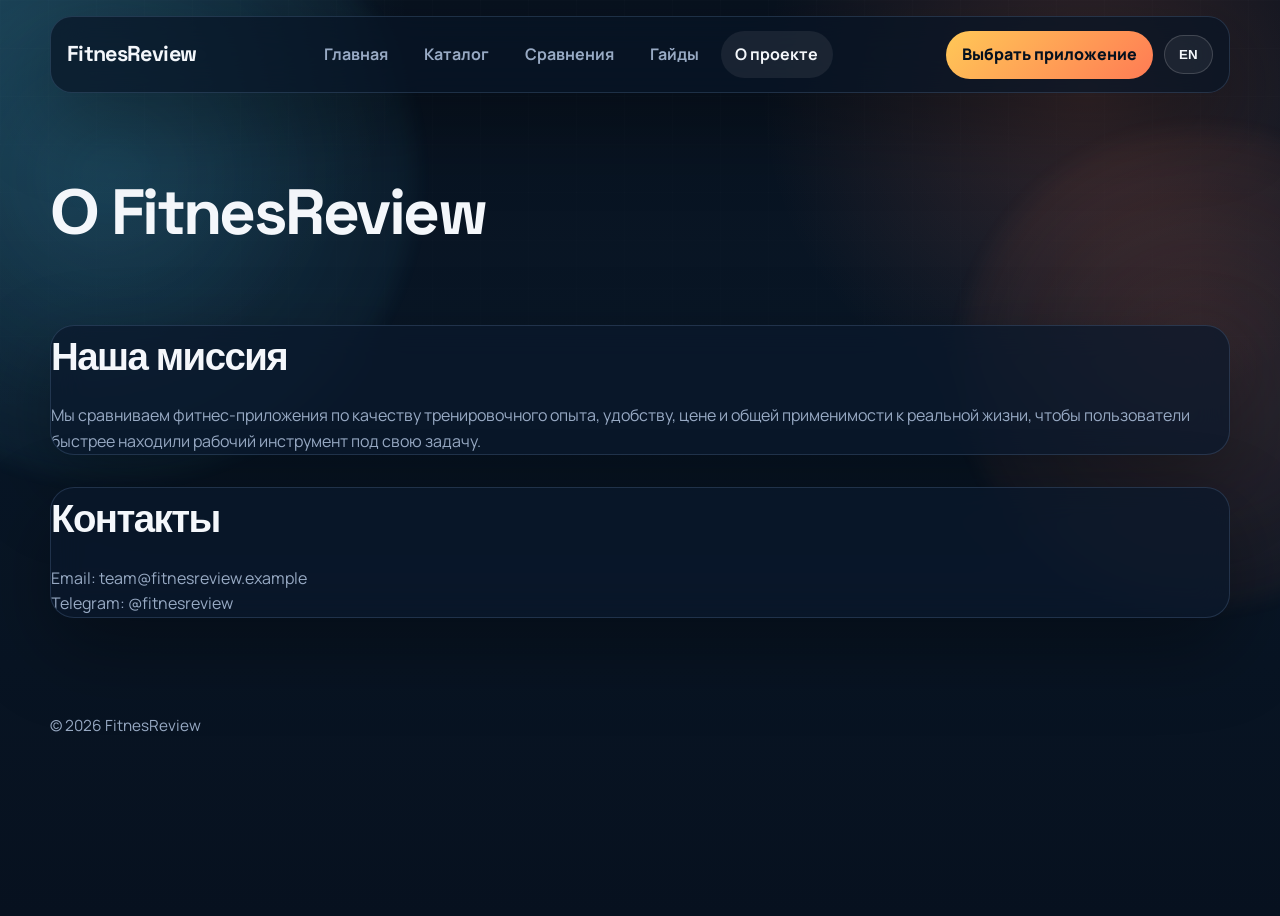
<file: about.html>
<!doctype html>
<html lang="ru">
  <head>
    <meta charset="UTF-8" />
    <meta name="viewport" content="width=device-width, initial-scale=1.0" />
    <title>О проекте - FitnesReview</title>
    <link rel="preconnect" href="https://fonts.googleapis.com" />
    <link rel="preconnect" href="https://fonts.gstatic.com" crossorigin />
    <link
      href="https://fonts.googleapis.com/css2?family=Manrope:wght@400;500;600;700;800&family=Space+Grotesk:wght@500;700&display=swap"
      rel="stylesheet"
    />
    <link rel="stylesheet" href="styles.css" />
  </head>
  <body data-page="about">
    <div class="site-bg" aria-hidden="true">
      <span class="bg-orb bg-orb-1"></span>
      <span class="bg-orb bg-orb-2"></span>
      <span class="bg-grid"></span>
    </div>

    <header class="sub-hero">
      <nav class="top-nav container">
        <a href="index.html" class="brand">FitnesReview</a>
        <div class="nav-links">
          <a data-page="home" data-i18n="nav.home" href="index.html">Главная</a>
          <a data-page="apps" data-i18n="nav.catalog" href="apps.html">Каталог</a>
          <a data-page="compare" data-i18n="nav.compare" href="compare.html">Сравнения</a>
          <a data-page="guides" data-i18n="nav.guides" href="guides.html">Гайды</a>
          <a data-page="about" data-i18n="nav.about" href="about.html">О проекте</a>
        </div>
        <div class="nav-actions">
          <a class="nav-cta" data-i18n="nav.cta" href="apps.html">Выбрать приложение</a>
          <button id="langToggle" class="lang-toggle" type="button">EN</button>
        </div>
      </nav>
      <div class="container sub-hero-content">
        <h1 data-i18n="about.title">О FitnesReview</h1>
      </div>
    </header>

    <main class="container space-y">
      <section class="info-panel">
        <h2 data-i18n="about.missionTitle">Наша миссия</h2>
        <p data-i18n="about.missionText">
          Мы сравниваем фитнес-приложения по качеству тренировочного опыта, удобству, цене и общей применимости к реальной жизни, чтобы пользователи быстрее находили рабочий инструмент под свою задачу.
        </p>
      </section>
      <section class="info-panel">
        <h2 data-i18n="about.contactTitle">Контакты</h2>
        <p>Email: team@fitnesreview.example</p>
        <p>Telegram: @fitnesreview</p>
      </section>
    </main>

    <footer class="footer"><div class="container"><p>© 2026 FitnesReview</p></div></footer>
    <script src="data.js"></script>
    <script src="script.js"></script>
  </body>
</html>
</file>
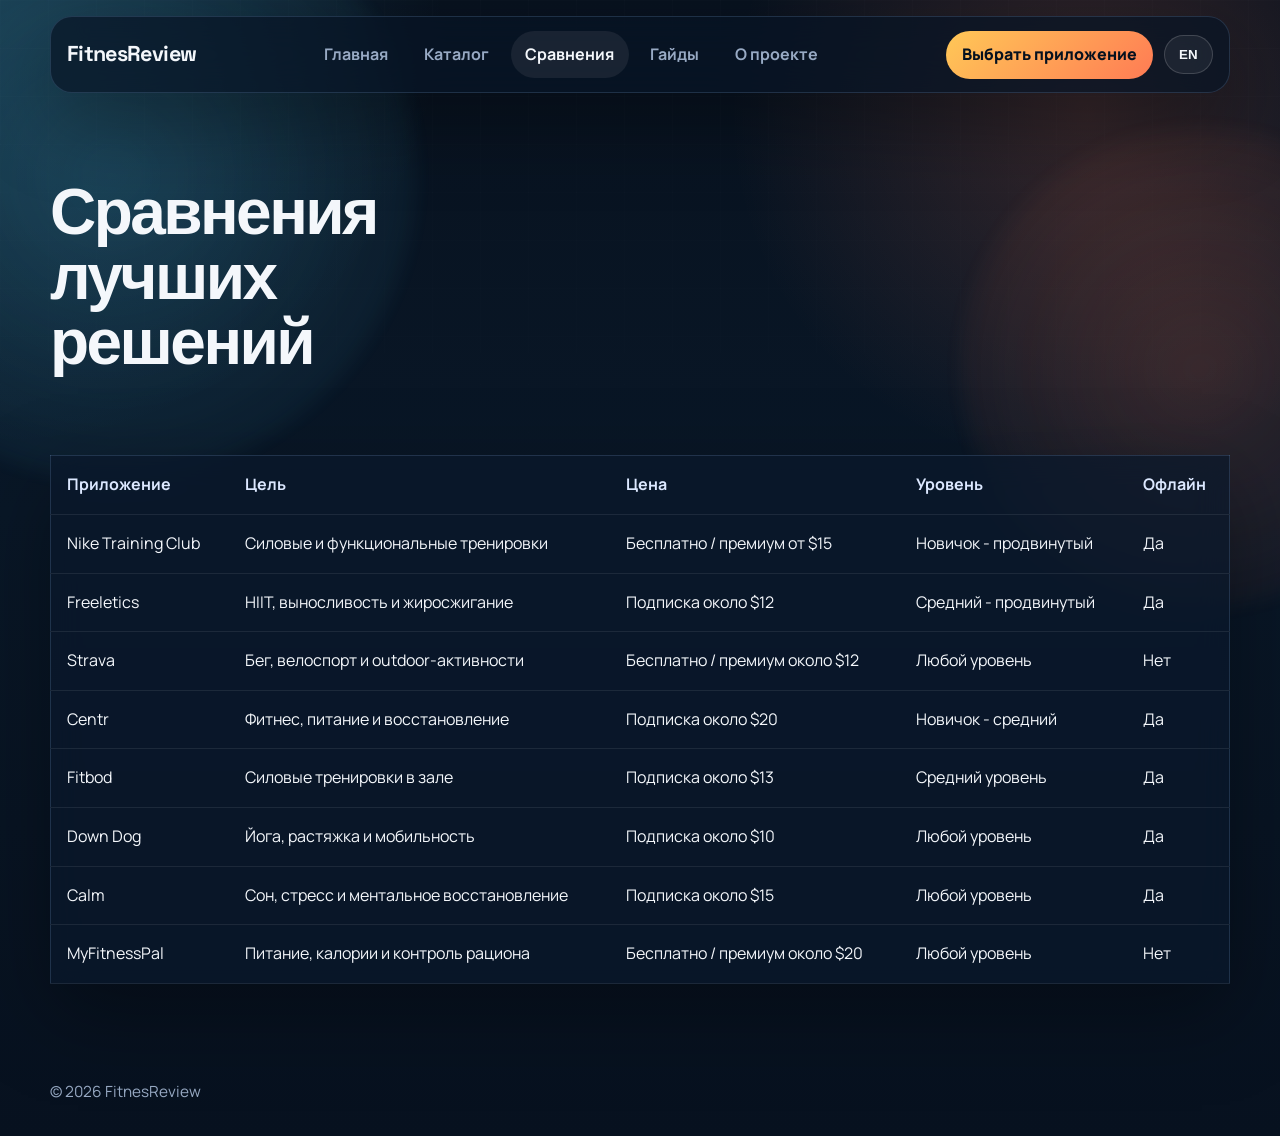
<file: compare.html>
<!doctype html>
<html lang="ru">
  <head>
    <meta charset="UTF-8" />
    <meta name="viewport" content="width=device-width, initial-scale=1.0" />
    <title>Сравнения - FitnesReview</title>
    <link rel="preconnect" href="https://fonts.googleapis.com" />
    <link rel="preconnect" href="https://fonts.gstatic.com" crossorigin />
    <link
      href="https://fonts.googleapis.com/css2?family=Manrope:wght@400;500;600;700;800&family=Space+Grotesk:wght@500;700&display=swap"
      rel="stylesheet"
    />
    <link rel="stylesheet" href="styles.css" />
  </head>
  <body data-page="compare">
    <div class="site-bg" aria-hidden="true">
      <span class="bg-orb bg-orb-1"></span>
      <span class="bg-orb bg-orb-2"></span>
      <span class="bg-grid"></span>
    </div>

    <header class="sub-hero">
      <nav class="top-nav container">
        <a href="index.html" class="brand">FitnesReview</a>
        <div class="nav-links">
          <a data-page="home" data-i18n="nav.home" href="index.html">Главная</a>
          <a data-page="apps" data-i18n="nav.catalog" href="apps.html">Каталог</a>
          <a data-page="compare" data-i18n="nav.compare" href="compare.html">Сравнения</a>
          <a data-page="guides" data-i18n="nav.guides" href="guides.html">Гайды</a>
          <a data-page="about" data-i18n="nav.about" href="about.html">О проекте</a>
        </div>
        <div class="nav-actions">
          <a class="nav-cta" data-i18n="nav.cta" href="apps.html">Выбрать приложение</a>
          <button id="langToggle" class="lang-toggle" type="button">EN</button>
        </div>
      </nav>
      <div class="container sub-hero-content">
        <h1 data-i18n="compare.title">Сравнения лучших решений</h1>
      </div>
    </header>

    <main class="container space-y">
      <section>
        <table class="compare-table">
          <thead>
            <tr>
              <th data-i18n="compare.col.app">Приложение</th>
              <th data-i18n="compare.col.goal">Цель</th>
              <th data-i18n="compare.col.price">Цена</th>
              <th data-i18n="compare.col.level">Уровень</th>
              <th data-i18n="compare.col.offline">Офлайн</th>
            </tr>
          </thead>
          <tbody id="compareTableBody"></tbody>
        </table>
      </section>
    </main>

    <footer class="footer"><div class="container"><p>© 2026 FitnesReview</p></div></footer>
    <script src="data.js"></script>
    <script src="script.js"></script>
  </body>
</html>
</file>
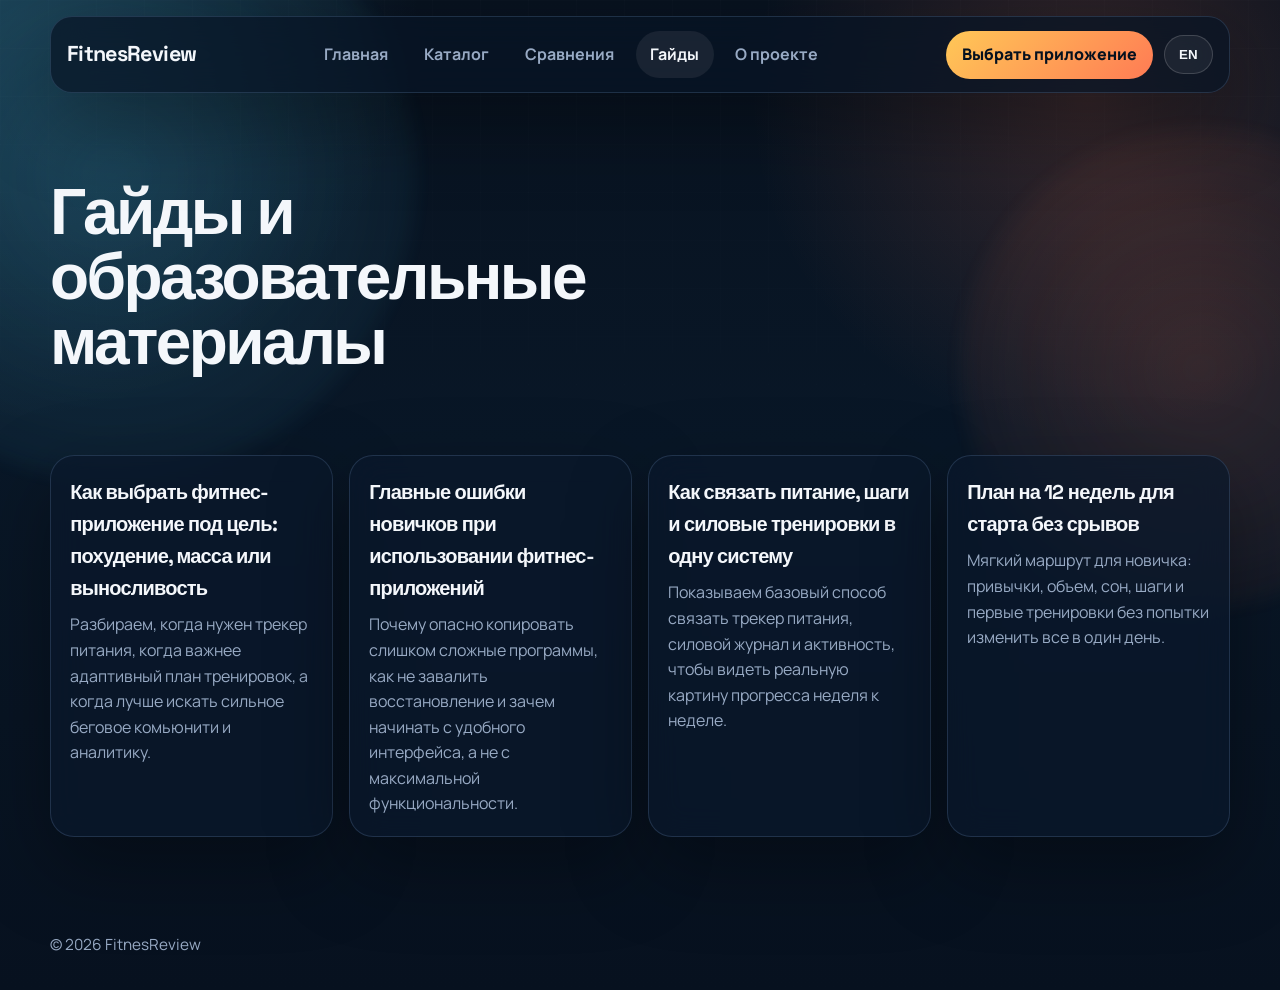
<file: guides.html>
<!doctype html>
<html lang="ru">
  <head>
    <meta charset="UTF-8" />
    <meta name="viewport" content="width=device-width, initial-scale=1.0" />
    <title>Гайды - FitnesReview</title>
    <link rel="preconnect" href="https://fonts.googleapis.com" />
    <link rel="preconnect" href="https://fonts.gstatic.com" crossorigin />
    <link
      href="https://fonts.googleapis.com/css2?family=Manrope:wght@400;500;600;700;800&family=Space+Grotesk:wght@500;700&display=swap"
      rel="stylesheet"
    />
    <link rel="stylesheet" href="styles.css" />
  </head>
  <body data-page="guides">
    <div class="site-bg" aria-hidden="true">
      <span class="bg-orb bg-orb-1"></span>
      <span class="bg-orb bg-orb-2"></span>
      <span class="bg-grid"></span>
    </div>

    <header class="sub-hero">
      <nav class="top-nav container">
        <a href="index.html" class="brand">FitnesReview</a>
        <div class="nav-links">
          <a data-page="home" data-i18n="nav.home" href="index.html">Главная</a>
          <a data-page="apps" data-i18n="nav.catalog" href="apps.html">Каталог</a>
          <a data-page="compare" data-i18n="nav.compare" href="compare.html">Сравнения</a>
          <a data-page="guides" data-i18n="nav.guides" href="guides.html">Гайды</a>
          <a data-page="about" data-i18n="nav.about" href="about.html">О проекте</a>
        </div>
        <div class="nav-actions">
          <a class="nav-cta" data-i18n="nav.cta" href="apps.html">Выбрать приложение</a>
          <button id="langToggle" class="lang-toggle" type="button">EN</button>
        </div>
      </nav>
      <div class="container sub-hero-content">
        <h1 data-i18n="guides.title">Гайды и образовательные материалы</h1>
      </div>
    </header>

    <main class="container space-y">
      <section id="guidesGrid" class="cards-grid"></section>
    </main>

    <footer class="footer"><div class="container"><p>© 2026 FitnesReview</p></div></footer>
    <script src="data.js"></script>
    <script src="script.js"></script>
  </body>
</html>
</file>
<file: styles.css>
:root {
  --bg: #07111f;
  --bg-soft: #0d1b30;
  --panel: rgba(10, 24, 43, 0.72);
  --panel-strong: rgba(12, 28, 48, 0.92);
  --panel-border: rgba(158, 197, 255, 0.16);
  --text: #f4f7fb;
  --muted: #98aac4;
  --accent: #ff7b54;
  --accent-soft: #ffc857;
  --accent-cold: #56d5ff;
  --shadow: 0 30px 80px rgba(0, 0, 0, 0.34);
}

* {
  box-sizing: border-box;
}

html {
  scroll-behavior: smooth;
}

body {
  margin: 0;
  min-height: 100vh;
  font-family: "Manrope", "Segoe UI", sans-serif;
  line-height: 1.6;
  color: var(--text);
  background:
    radial-gradient(circle at top left, rgba(86, 213, 255, 0.18), transparent 26%),
    radial-gradient(circle at 85% 10%, rgba(255, 123, 84, 0.18), transparent 24%),
    linear-gradient(180deg, #08121f 0%, #091727 45%, #07111f 100%);
  overflow-x: hidden;
}

a {
  color: inherit;
}

img {
  display: block;
}

.site-bg {
  position: fixed;
  inset: 0;
  pointer-events: none;
  overflow: hidden;
  z-index: -1;
}

.bg-orb {
  position: absolute;
  border-radius: 999px;
  filter: blur(10px);
  opacity: 0.75;
  animation: floatOrb 16s ease-in-out infinite;
}

.bg-orb-1 {
  width: 38rem;
  height: 38rem;
  left: -12rem;
  top: -8rem;
  background: radial-gradient(circle, rgba(86, 213, 255, 0.22), rgba(86, 213, 255, 0));
}

.bg-orb-2 {
  width: 30rem;
  height: 30rem;
  right: -10rem;
  top: 8rem;
  background: radial-gradient(circle, rgba(255, 123, 84, 0.22), rgba(255, 123, 84, 0));
  animation-delay: -7s;
}

.bg-grid {
  position: absolute;
  inset: 0;
  background-image:
    linear-gradient(rgba(255, 255, 255, 0.035) 1px, transparent 1px),
    linear-gradient(90deg, rgba(255, 255, 255, 0.035) 1px, transparent 1px);
  background-size: 48px 48px;
  mask-image: linear-gradient(180deg, rgba(255, 255, 255, 0.35), transparent 75%);
}

.container {
  width: min(1180px, calc(100vw - 32px));
  margin: 0 auto;
}

.top-nav {
  position: sticky;
  top: 16px;
  z-index: 10;
  display: flex;
  align-items: center;
  justify-content: space-between;
  gap: 1rem;
  padding: 0.85rem 1rem;
  margin-top: 1rem;
  border: 1px solid var(--panel-border);
  border-radius: 22px;
  background: rgba(8, 20, 37, 0.72);
  box-shadow: var(--shadow);
  backdrop-filter: blur(18px);
}

.brand {
  text-decoration: none;
  font-family: "Space Grotesk", sans-serif;
  font-size: 1.35rem;
  font-weight: 700;
  letter-spacing: -0.03em;
}

.nav-links {
  display: flex;
  gap: 0.45rem;
  flex-wrap: wrap;
  justify-content: center;
}

.nav-links a,
.nav-cta,
.lang-toggle {
  border-radius: 999px;
  transition: 0.25s ease;
}

.nav-links a {
  padding: 0.65rem 0.9rem;
  text-decoration: none;
  color: var(--muted);
  font-weight: 700;
}

.nav-links a:hover,
.nav-links a.is-active {
  color: var(--text);
  background: rgba(255, 255, 255, 0.07);
}

.nav-actions {
  display: flex;
  align-items: center;
  gap: 0.65rem;
}

.nav-cta {
  text-decoration: none;
  padding: 0.7rem 1rem;
  font-weight: 800;
  color: #05111f;
  background: linear-gradient(135deg, var(--accent-soft), var(--accent));
}

.nav-cta:hover,
.btn:hover {
  transform: translateY(-1px);
  filter: brightness(1.05);
}

.lang-toggle {
  border: 1px solid rgba(255, 255, 255, 0.16);
  background: rgba(255, 255, 255, 0.06);
  color: var(--text);
  padding: 0.7rem 0.9rem;
  font-weight: 800;
  cursor: pointer;
}

.hero,
.sub-hero {
  padding-bottom: 1.5rem;
}

.hero-content,
.sub-hero-content {
  padding: 4.5rem 0 2rem;
}

.hero-content {
  display: grid;
  grid-template-columns: minmax(0, 1.2fr) minmax(300px, 0.65fr);
  gap: 1.4rem;
  align-items: stretch;
}

.hero-copy,
.hero-panel,
.info-panel,
.card,
.app-review-card,
.compare-table {
  border: 1px solid var(--panel-border);
  background: var(--panel);
  box-shadow: var(--shadow);
  backdrop-filter: blur(16px);
}

.hero-copy {
  padding: 2rem;
  border-radius: 28px;
}

.hero-panel {
  display: grid;
  gap: 0.9rem;
  padding: 1.2rem;
  border-radius: 28px;
  align-content: center;
}

.hero-stat {
  padding: 1rem 1.1rem;
  border-radius: 22px;
  background: rgba(255, 255, 255, 0.05);
  border: 1px solid rgba(255, 255, 255, 0.08);
}

.hero-stat strong,
.stats-panel strong,
.category-pill strong {
  display: block;
  font-family: "Space Grotesk", sans-serif;
  font-size: clamp(1.8rem, 4vw, 2.5rem);
  line-height: 1;
}

.badge,
.eyebrow {
  display: inline-flex;
  align-items: center;
  gap: 0.4rem;
  padding: 0.4rem 0.8rem;
  border-radius: 999px;
  border: 1px solid rgba(255, 255, 255, 0.14);
  background: rgba(255, 255, 255, 0.06);
  color: #dce8ff;
  font-size: 0.88rem;
  text-transform: uppercase;
  letter-spacing: 0.08em;
}

.eyebrow {
  margin-bottom: 0.7rem;
}

h1,
h2,
h3,
h4 {
  margin: 0;
  letter-spacing: -0.04em;
}

h1,
h2,
h3 {
  font-family: "Space Grotesk", sans-serif;
}

h1 {
  margin-top: 0.9rem;
  font-size: clamp(2.3rem, 5vw, 4.8rem);
  line-height: 1.02;
  max-width: 12ch;
}

h2 {
  margin-bottom: 1rem;
  font-size: clamp(1.5rem, 3vw, 2.4rem);
}

h3 {
  font-size: 1.25rem;
}

p {
  margin: 0;
}

.hero-lead,
.sub-hero-lead,
.review-summary,
.card p,
.info-panel p,
.footer {
  color: var(--muted);
}

.hero-lead,
.sub-hero-lead {
  max-width: 64ch;
  margin-top: 1rem;
  font-size: 1.06rem;
}

.hero-actions {
  display: flex;
  flex-wrap: wrap;
  gap: 0.8rem;
  margin-top: 1.5rem;
}

.btn {
  display: inline-flex;
  align-items: center;
  justify-content: center;
  min-height: 48px;
  padding: 0.8rem 1.15rem;
  border-radius: 14px;
  text-decoration: none;
  font-weight: 800;
  transition: 0.25s ease;
}

.btn-primary {
  color: #06111f;
  background: linear-gradient(135deg, var(--accent-soft), var(--accent));
}

.btn-secondary {
  border: 1px solid rgba(255, 255, 255, 0.14);
  background: rgba(255, 255, 255, 0.05);
}

.space-y {
  padding: 1.5rem 0 4rem;
}

.space-y section {
  margin-bottom: 2rem;
}

.cards-grid,
.info-grid,
.apps-review-grid,
.review-grid,
.review-columns {
  display: grid;
  gap: 1rem;
}

.cards-grid {
  grid-template-columns: repeat(auto-fit, minmax(250px, 1fr));
}

.info-grid,
.metrics-grid,
.spotlight-grid {
  grid-template-columns: repeat(auto-fit, minmax(220px, 1fr));
}

.apps-review-grid {
  grid-template-columns: 1fr;
}

.card,
.info-panel,
.app-review-card {
  border-radius: 24px;
  overflow: hidden;
}

.card {
  transition: transform 0.28s ease, border-color 0.28s ease, box-shadow 0.28s ease;
}

.card:hover,
.app-review-card:hover,
.info-panel:hover {
  transform: translateY(-4px);
  border-color: rgba(255, 255, 255, 0.22);
}

.card-media {
  position: relative;
  aspect-ratio: 16 / 10;
  overflow: hidden;
}

.card img,
.app-review-head img {
  width: 100%;
  height: 100%;
  object-fit: cover;
}

.card img {
  transition: transform 0.6s ease;
}

.card:hover img {
  transform: scale(1.04);
}

.card-overlay {
  position: absolute;
  inset: auto 0 0 0;
  display: flex;
  gap: 0.45rem;
  flex-wrap: wrap;
  padding: 1rem;
  background: linear-gradient(180deg, transparent, rgba(6, 13, 23, 0.84));
}

.content {
  padding: 1.2rem;
}

.content h3 {
  margin-bottom: 0.55rem;
}

.meta {
  display: flex;
  flex-wrap: wrap;
  gap: 0.45rem;
  margin-top: 1rem;
}

.chip {
  display: inline-flex;
  align-items: center;
  min-height: 32px;
  padding: 0.25rem 0.7rem;
  border-radius: 999px;
  border: 1px solid rgba(255, 255, 255, 0.12);
  background: rgba(255, 255, 255, 0.08);
  color: #ebf3ff;
  font-size: 0.82rem;
  font-weight: 700;
}

.chip-glow {
  border-color: rgba(255, 200, 87, 0.38);
  background: rgba(255, 200, 87, 0.14);
}

.category-grid {
  display: grid;
  grid-template-columns: repeat(auto-fit, minmax(170px, 1fr));
  gap: 1rem;
}

.category-pill {
  display: grid;
  gap: 0.55rem;
  padding: 1.2rem;
  border-radius: 22px;
  border: 1px solid var(--panel-border);
  background: linear-gradient(180deg, rgba(14, 31, 53, 0.82), rgba(8, 22, 39, 0.72));
  box-shadow: var(--shadow);
}

.category-pill span {
  color: var(--muted);
  font-weight: 700;
}

.stats-panel {
  display: grid;
  grid-template-columns: repeat(3, minmax(0, 1fr));
  gap: 1rem;
}

.stats-panel > div {
  padding: 1.3rem;
  border-radius: 24px;
  border: 1px solid var(--panel-border);
  background: linear-gradient(180deg, rgba(14, 31, 53, 0.82), rgba(8, 22, 39, 0.72));
  box-shadow: var(--shadow);
}

.highlight-card,
.spotlight-card,
.metric-card {
  padding: 1.3rem;
}

.filter-bar {
  display: flex;
  align-items: center;
  gap: 0.8rem;
  flex-wrap: wrap;
  padding: 1.1rem 1.2rem;
  border-radius: 22px;
  border: 1px solid var(--panel-border);
  background: rgba(10, 24, 43, 0.64);
  box-shadow: var(--shadow);
}

select {
  min-height: 44px;
  padding: 0.7rem 0.9rem;
  border: 1px solid rgba(255, 255, 255, 0.14);
  border-radius: 14px;
  background: rgba(255, 255, 255, 0.08);
  color: var(--text);
  font: inherit;
}

.app-review-card {
  padding: 1.2rem;
}

.app-review-head {
  display: grid;
  grid-template-columns: minmax(0, 1fr) 280px;
  gap: 1rem;
  align-items: stretch;
}

.app-review-head img {
  border-radius: 20px;
  min-height: 220px;
}

.review-grid {
  grid-template-columns: repeat(4, minmax(0, 1fr));
  margin-top: 1rem;
}

.compact {
  padding: 1rem;
}

.compact h4,
.review-list h4 {
  margin-bottom: 0.45rem;
  font-size: 0.95rem;
  letter-spacing: 0.01em;
}

.review-editorial {
  margin-top: 1rem;
  padding: 1rem 1.1rem;
  border-radius: 18px;
  background: rgba(255, 255, 255, 0.05);
  color: #dce8ff;
}

.review-columns {
  grid-template-columns: repeat(3, minmax(0, 1fr));
  margin-top: 1rem;
}

.review-list {
  padding: 1rem 1.05rem;
  border-radius: 18px;
  border: 1px solid rgba(255, 255, 255, 0.08);
  background: rgba(255, 255, 255, 0.04);
}

.review-list-muted {
  background: rgba(255, 123, 84, 0.08);
}

.review-list ul {
  margin: 0;
  padding-left: 1.1rem;
  color: var(--muted);
}

.review-list li + li {
  margin-top: 0.45rem;
}

.empty-state {
  padding: 1.4rem;
  border-radius: 20px;
  border: 1px dashed rgba(255, 255, 255, 0.22);
  color: var(--muted);
  text-align: center;
}

.compare-table {
  width: 100%;
  border-collapse: collapse;
  overflow: hidden;
}

.compare-table th,
.compare-table td {
  padding: 1rem;
  text-align: left;
  border-bottom: 1px solid rgba(255, 255, 255, 0.08);
}

.compare-table th {
  color: #dce8ff;
}

.footer {
  padding: 0 0 2rem;
  font-size: 0.96rem;
}

.reveal {
  animation: fadeUp 0.7s ease both;
}

@keyframes floatOrb {
  0%,
  100% {
    transform: translate3d(0, 0, 0) scale(1);
  }
  50% {
    transform: translate3d(0, 28px, 0) scale(1.05);
  }
}

@keyframes fadeUp {
  from {
    opacity: 0;
    transform: translateY(18px);
  }
  to {
    opacity: 1;
    transform: translateY(0);
  }
}

@media (max-width: 980px) {
  .hero-content,
  .app-review-head,
  .review-grid,
  .review-columns {
    grid-template-columns: 1fr;
  }

  .top-nav {
    position: relative;
    top: 0;
  }
}

@media (max-width: 760px) {
  .container {
    width: min(100vw - 20px, 1180px);
  }

  .top-nav {
    align-items: stretch;
    flex-direction: column;
  }

  .nav-links,
  .nav-actions {
    width: 100%;
    justify-content: space-between;
  }

  .nav-actions {
    flex-wrap: wrap;
  }

  .nav-cta,
  .lang-toggle {
    flex: 1 1 140px;
    text-align: center;
  }

  .hero-copy,
  .hero-panel,
  .app-review-card,
  .filter-bar {
    padding: 1rem;
  }

  .stats-panel {
    grid-template-columns: 1fr;
  }

  .compare-table {
    display: block;
    overflow-x: auto;
  }
}
</file>
